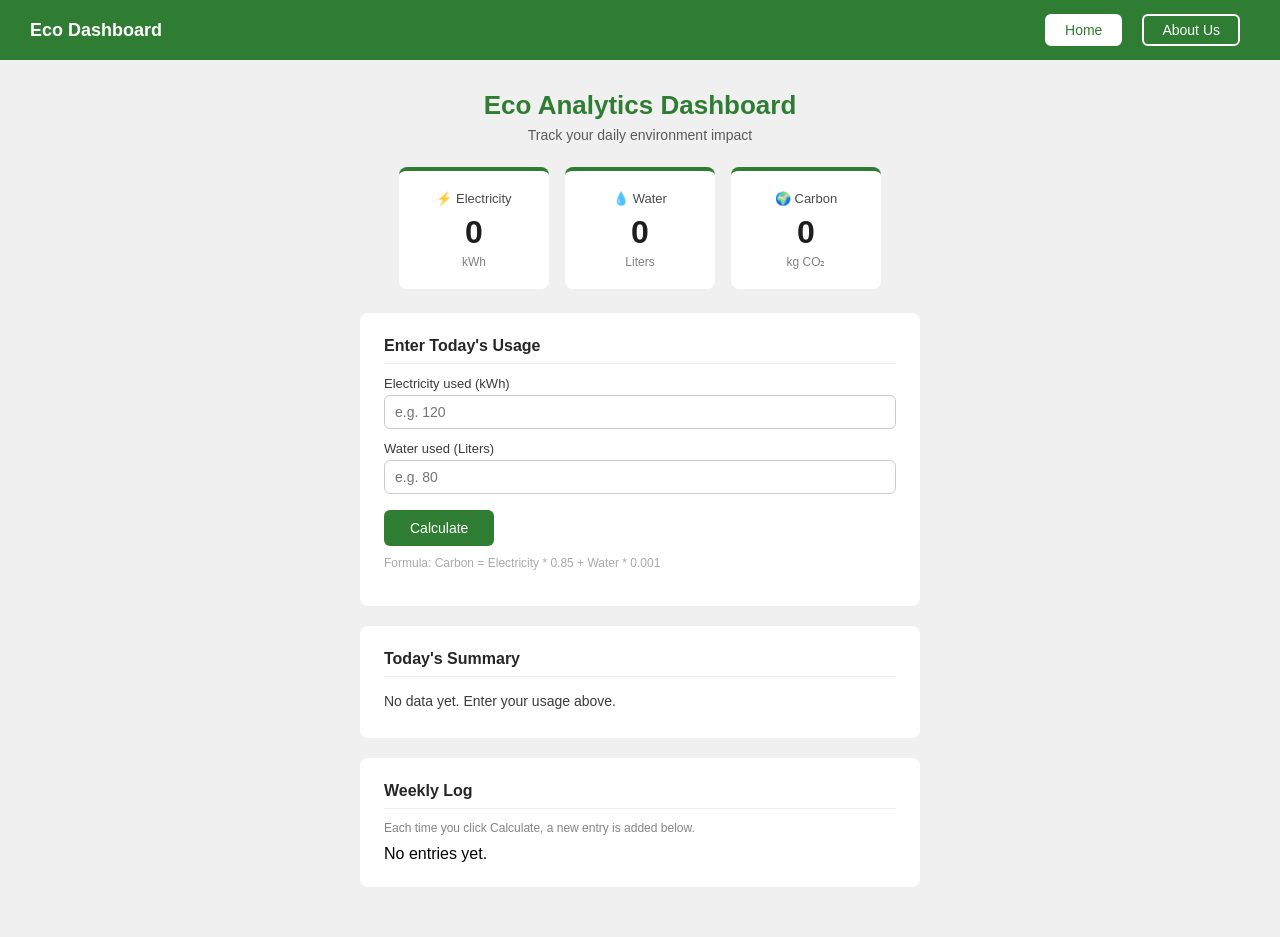
<file: index.html>
<!DOCTYPE html>
<html lang="en">
<head>
  <meta charset="UTF-8">
  <title>Eco Dashboard</title>
  <link rel="stylesheet" href="style.css">
</head>
<body>

  <div class="navbar">
    <span class="nav-brand"> Eco Dashboard</span>
    <div class="nav-links">
      <a href="index.html" class="nav-btn active">Home</a>
      <a href="about.html" class="nav-btn">About Us</a>
    </div>
  </div>

  <div class="page">

    <h1> Eco Analytics Dashboard</h1>
    <p class="subtitle">Track your daily environment impact</p>

    <div class="cards">

      <div class="card">
        <p class="card-label">⚡ Electricity</p>
        <p class="card-value" id="elec-display">0</p>
        <p class="card-unit">kWh</p>
      </div>

      <div class="card">
        <p class="card-label">💧 Water</p>
        <p class="card-value" id="water-display">0</p>
        <p class="card-unit">Liters</p>
      </div>

      <div class="card">
        <p class="card-label">🌍 Carbon</p>
        <p class="card-value" id="carbon-display">0</p>
        <p class="card-unit">kg CO₂</p>
      </div>

    </div>

    <div class="box">
      <h2> Enter Today's Usage</h2>

      <label>Electricity used (kWh)</label>
      <input type="number" id="inp-elec" placeholder="e.g. 120">

      <label>Water used (Liters)</label>
      <input type="number" id="inp-water" placeholder="e.g. 80">

      <button id="calc-btn">Calculate</button>

      <p class="formula">Formula: Carbon = Electricity * 0.85 + Water * 0.001</p>

      <p id="status-msg"></p>
    </div>

    <div class="box">
      <h2> Today's Summary</h2>
      <p id="daily-summary">No data yet. Enter your usage above.</p>
    </div>

    <div class="box">
      <h2> Weekly Log</h2>
      <p class="note">Each time you click Calculate, a new entry is added below.</p>
      <div id="weekly-log">
        <p>No entries yet.</p>  
      </div>
    </div>

  </div>

  <script src="script.js"></script>
</body>
</html>
</file>
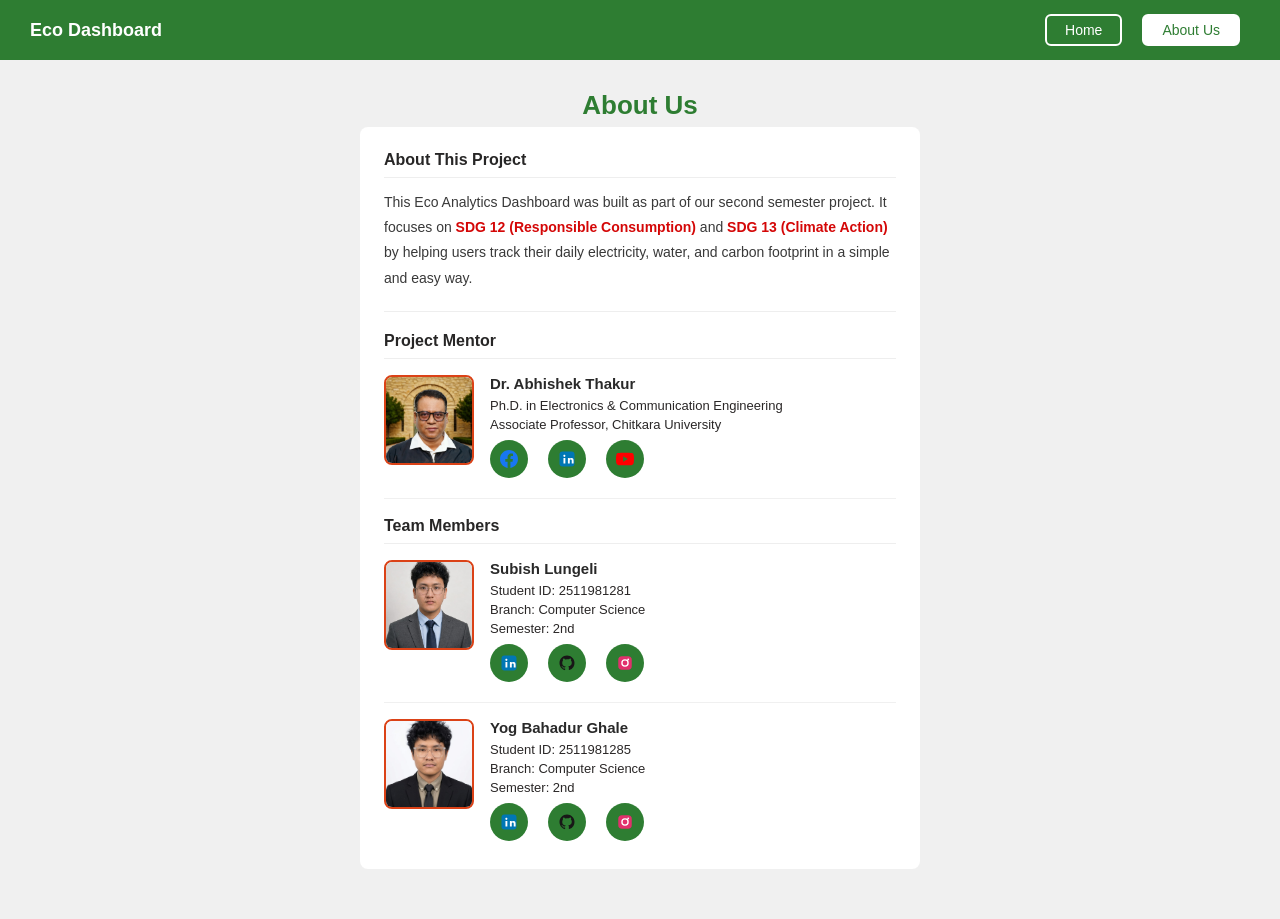
<file: about.html>
<!DOCTYPE html>
<html lang="en">
<head>
  <meta charset="UTF-8">
  <title>About Us - Eco Dashboard</title>
  <link rel="stylesheet" href="style.css">
</head>
<body>

  <div class="navbar">
    <span class="nav-brand"> Eco Dashboard</span>
    <div class="nav-links">
      <a href="index.html" class="nav-btn">Home</a>
      <a href="about.html" class="nav-btn active">About Us</a>
    </div>
  </div>

  <div class="page">

    <h1> About Us</h1>

    <div class="box">

      <h2> About This Project</h2>
      <p class="about-text">
        This Eco Analytics Dashboard was built as part of our second semester project.
        It focuses on <strong>SDG 12 (Responsible Consumption)</strong> and
        <strong>SDG 13 (Climate Action)</strong> by helping users track their
        daily electricity, water, and carbon footprint in a simple and easy way.
      </p>

      <hr class="divider">

      <h2>Project Mentor</h2>

      <div class="member-row">
        <img src="Dr. Abhishek.png" alt="Dr. Abhishek Thakur Photo" class="member-photo">
        <div class="member-info">
          <p class="member-name">Dr. Abhishek Thakur</p>
          <p class="member-detail">Ph.D. in Electronics & Communication Engineering</p>
          <p class="member-detail">Associate Professor, Chitkara University</p>
          <p class="member-detail social-links">
            <a class="social-link facebook" href="https://www.facebook.com/abhithakur25/" target="_blank" rel="noreferrer noopener">
              <svg viewBox="0 0 24 24" aria-hidden="true">
                <path fill="#1877F2" d="M24 12.073c0-6.627-5.373-12-12-12s-12 5.373-12 12c0 5.99 4.388 10.954 10.125 11.854v-8.385H7.078v-3.47h3.047V9.43c0-3.007 1.792-4.669 4.533-4.669 1.312 0 2.686.235 2.686.235v2.953H15.83c-1.491 0-1.956.925-1.956 1.874v2.25h3.328l-.532 3.47h-2.796v8.385C19.612 23.027 24 18.062 24 12.073z"/>
              </svg>
              <span class="sr-only">Facebook</span>
            </a>
            <a class="social-link linkedin" href="https://www.linkedin.com/in/dr-abhishek-thakur-00123321/?_l=en_US" target="_blank" rel="noreferrer noopener">
              <svg viewBox="0 0 24 24" aria-hidden="true">
                <rect x="2" y="2" width="20" height="20" rx="4" fill="#0077B5" />
                <path d="M7.3 10.8h2.5V18H7.3v-7.2Zm1.2-4.5c.8 0 1.4.7 1.4 1.5 0 .9-.6 1.5-1.4 1.5-.8 0-1.4-.6-1.4-1.5 0-.8.6-1.5 1.4-1.5Zm4.8 4.5h2.4v1h.1c.3-.5 1-1.1 2.2-1.1 2.4 0 2.8 1.6 2.8 3.7V18h-2.5v-3.4c0-.8 0-1.9-1.2-1.9-1.2 0-1.4.9-1.4 1.8V18h-2.5v-7.2Z" fill="#fff" />
              </svg>
              <span class="sr-only">LinkedIn</span>
            </a>
            <a class="social-link youtube" href="https://www.youtube.com/@atschooldotin/videos" target="_blank" rel="noreferrer noopener">
              <svg viewBox="0 0 24 24" aria-hidden="true">
                <path fill="#FF0000" d="M23.498 6.186a3.016 3.016 0 0 0-2.122-2.136C19.505 3.545 12 3.545 12 3.545s-7.505 0-9.377.505A3.017 3.017 0 0 0 .502 6.186C0 8.07 0 12 0 12s0 3.93.502 5.814a3.016 3.016 0 0 0 2.122 2.136c1.871.505 9.376.505 9.376.505s7.505 0 9.377-.505a3.015 3.015 0 0 0 2.122-2.136C24 15.93 24 12 24 12s0-3.93-.502-5.814zM9.545 15.568V8.432L15.818 12l-6.273 3.568z"/>
              </svg>
              <span class="sr-only">YouTube</span>
            </a>
          </p>
        </div>
      </div>
<br>
      

      <h2> Team Members</h2>

      <div class="member-row">
        <img src="Subish.jpeg" alt="Member 1 Photo" class="member-photo">
        <div class="member-info">
          <p class="member-name">Subish Lungeli</p>
          <p class="member-detail"> Student ID: 2511981281</p>
          <p class="member-detail"> Branch: Computer Science</p>
          <p class="member-detail"> Semester: 2nd</p>
          <p class="member-detail social-links">
            <a class="social-link linkedin" href="https://www.linkedin.com/in/subish-lungeli-6a9b38406/?trk=public-profile-join-page" target="_blank" rel="noreferrer noopener">
              <svg viewBox="0 0 24 24" aria-hidden="true">
                <rect x="2" y="2" width="20" height="20" rx="4" fill="#0077B5" />
                <path d="M7.3 10.8h2.5V18H7.3v-7.2Zm1.2-4.5c.8 0 1.4.7 1.4 1.5 0 .9-.6 1.5-1.4 1.5-.8 0-1.4-.6-1.4-1.5 0-.8.6-1.5 1.4-1.5Zm4.8 4.5h2.4v1h.1c.3-.5 1-1.1 2.2-1.1 2.4 0 2.8 1.6 2.8 3.7V18h-2.5v-3.4c0-.8 0-1.9-1.2-1.9-1.2 0-1.4.9-1.4 1.8V18h-2.5v-7.2Z" fill="#fff" />
              </svg>
              <span class="sr-only">LinkedIn</span>
            </a>
            <a class="social-link github" href="https://github.com/Subish1281-CU" target="_blank" rel="noreferrer noopener">
              <svg viewBox="0 0 24 24" aria-hidden="true">
                <path fill="#181717" d="M12 2C6.48 2 2 6.48 2 12c0 4.42 2.87 8.16 6.84 9.49.5.09.68-.22.68-.48 0-.24-.01-.87-.01-1.71-2.78.61-3.37-1.34-3.37-1.34-.45-1.15-1.11-1.45-1.11-1.45-.91-.62.07-.61.07-.61 1.01.07 1.55 1.05 1.55 1.05.9 1.54 2.36 1.09 2.94.84.09-.65.35-1.09.63-1.34-2.22-.25-4.56-1.11-4.56-4.95 0-1.09.39-1.98 1.03-2.67-.1-.25-.45-1.27.1-2.65 0 0 .84-.27 2.75 1.02A9.6 9.6 0 0112 6.84c.85.004 1.71.11 2.5.32 1.9-1.29 2.74-1.02 2.74-1.02.55 1.38.2 2.4.1 2.65.64.7 1.03 1.58 1.03 2.67 0 3.86-2.34 4.7-4.57 4.95.36.31.68.92.68 1.85 0 1.33-.01 2.4-.01 2.72 0 .26.18.58.69.48A10 10 0 0022 12c0-5.52-4.48-10-10-10Z" />
              </svg>
              <span class="sr-only">GitHub</span>
            </a>
            <a class="social-link instagram" href="https://www.instagram.com/subish.magar?igsh=Z3F6NTNxbHo5ejQy" target="_blank" rel="noreferrer noopener">
              <svg viewBox="0 0 24 24" aria-hidden="true">
                <rect x="3" y="3" width="18" height="18" rx="5" fill="#E1306C" />
                <path d="M12 7a5 5 0 100 10 5 5 0 000-10Zm0 8.2a3.2 3.2 0 110-6.4 3.2 3.2 0 010 6.4ZM17.5 7.2a1.2 1.2 0 11-2.4 0 1.2 1.2 0 012.4 0Z" fill="#fff" />
              </svg>
              <span class="sr-only">Instagram</span>
            </a>
          </p>
        </div>
      </div>

      <div class="member-row">
        <img src="Bipin.jpeg" alt="Member 2 Photo" class="member-photo">
        <div class="member-info">
          <p class="member-name">Yog Bahadur Ghale</p>
          <p class="member-detail"> Student ID: 2511981285</p>
          <p class="member-detail"> Branch: Computer Science</p>
          <p class="member-detail"> Semester: 2nd</p>
          <p class="member-detail social-links">
            <a class="social-link linkedin" href="https://www.linkedin.com/in/yog-ghale-613381402?utm_source=share_via&utm_content=profile&utm_medium=member_android" target="_blank" rel="noreferrer noopener">
              <svg viewBox="0 0 24 24" aria-hidden="true">
                <rect x="2" y="2" width="20" height="20" rx="4" fill="#0077B5" />
                <path d="M7.3 10.8h2.5V18H7.3v-7.2Zm1.2-4.5c.8 0 1.4.7 1.4 1.5 0 .9-.6 1.5-1.4 1.5-.8 0-1.4-.6-1.4-1.5 0-.8.6-1.5 1.4-1.5Zm4.8 4.5h2.4v1h.1c.3-.5 1-1.1 2.2-1.1 2.4 0 2.8 1.6 2.8 3.7V18h-2.5v-3.4c0-.8 0-1.9-1.2-1.9-1.2 0-1.4.9-1.4 1.8V18h-2.5v-7.2Z" fill="#fff" />
              </svg>
              <span class="sr-only">LinkedIn</span>
            </a>
            <a class="social-link github" href="https://github.com/yogbahadur1285be25-pixel" target="_blank" rel="noreferrer noopener">
              <svg viewBox="0 0 24 24" aria-hidden="true">
                <path fill="#181717" d="M12 2C6.48 2 2 6.48 2 12c0 4.42 2.87 8.16 6.84 9.49.5.09.68-.22.68-.48 0-.24-.01-.87-.01-1.71-2.78.61-3.37-1.34-3.37-1.34-.45-1.15-1.11-1.45-1.11-1.45-.91-.62.07-.61.07-.61 1.01.07 1.55 1.05 1.55 1.05.9 1.54 2.36 1.09 2.94.84.09-.65.35-1.09.63-1.34-2.22-.25-4.56-1.11-4.56-4.95 0-1.09.39-1.98 1.03-2.67-.1-.25-.45-1.27.1-2.65 0 0 .84-.27 2.75 1.02A9.6 9.6 0 0112 6.84c.85.004 1.71.11 2.5.32 1.9-1.29 2.74-1.02 2.74-1.02.55 1.38.2 2.4.1 2.65.64.7 1.03 1.58 1.03 2.67 0 3.86-2.34 4.7-4.57 4.95.36.31.68.92.68 1.85 0 1.33-.01 2.4-.01 2.72 0 .26.18.58.69.48A10 10 0 0022 12c0-5.52-4.48-10-10-10Z" />
              </svg>
              <span class="sr-only">GitHub</span>
            </a>
            <a class="social-link instagram" href="https://www.instagram.com/00.b.i.p.i.n.00?igsh=cTUycng0MW5xamt3" target="_blank" rel="noreferrer noopener">
              <svg viewBox="0 0 24 24" aria-hidden="true">
                <rect x="3" y="3" width="18" height="18" rx="5" fill="#E1306C" />
                <path d="M12 7a5 5 0 100 10 5 5 0 000-10Zm0 8.2a3.2 3.2 0 110-6.4 3.2 3.2 0 010 6.4ZM17.5 7.2a1.2 1.2 0 11-2.4 0 1.2 1.2 0 012.4 0Z" fill="#fff" />
              </svg>
              <span class="sr-only">Instagram</span>
            </a>
          </p>
        </div>
      </div>

    </div>

  </div>

</body>
</html>
</file>
<file: style.css>
* {
  margin: 0;
  padding: 0;
  box-sizing: border-box;
}

body {
  font-family: Arial, sans-serif;
  background-color: #f0f0f0;
}

.navbar {
  background-color: #2e7d32;
  padding: 14px 30px;
  display: flex;
  justify-content: space-between;
  align-items: center;
}

.nav-brand {
  color: white;
  font-size: 18px;
  font-weight: bold;
}

.nav-links {
  display: flex;
  gap: 10px;
}

.nav-btn {
  color: white;
  border: 2px solid white;
  padding: 6px 18px;
  border-radius: 6px;
  font-size: 14px;
  text-decoration: none;
  background-color: transparent;
}

.nav-btn:hover {
  background-color: white;
  color: #2e7d32;
}

.nav-btn.active {
  background-color: white;
  color: #2e7d32;
}

.page {
  padding: 30px;
}

h1 {
  text-align: center;
  color: #2e7d32;
  font-size: 26px;
  margin-bottom: 6px;
}

.subtitle {
  text-align: center;
  color: #5b5a5a;
  font-size: 14px;
  margin-bottom: 24px;
}

.cards {
  display: flex;
  gap: 16px;
  justify-content: center;
  margin-bottom: 24px;
  flex-wrap: wrap;
}

.card {
  background-color: white;
  border-top: 4px solid #2e7d32;
  border-radius: 8px;
  padding: 20px 30px;
  text-align: center;
  min-width: 150px;
}

.card-label {
  font-size: 13px;
  color: #4b4a4a;
  margin-bottom: 8px;
}

.card-value {
  font-size: 32px;
  font-weight: bold;
  color: #1f1e1e;
}

.card-unit {
  font-size: 12px;
  color: #808080;
  margin-top: 4px;
}

strong {
  color: rgb(212, 7, 7);
}

.box {
  background-color: white;
  border-radius: 8px;
  padding: 24px;
  margin-bottom: 20px;
  max-width: 560px;
  margin-left: auto;
  margin-right: auto;
}

.box h2 {
  font-size: 16px;
  color: #272626;
  margin-bottom: 12px;
  border-bottom: 1px solid #eee;
  padding-bottom: 8px;
}
a {
    color: rgba(176, 10, 10, 0.911);
    /* text-decoration: none; */
     margin-right: 10px;
}
a:hover {
  color: white;
  background-color: black;
  
}
label {
  display: block;
  font-size: 13px;
  color: #3d3b3b;
  margin-bottom: 4px;
  margin-top: 12px;
}

input {
  width: 100%;
  padding: 8px 10px;
  font-size: 14px;
  border: 1px solid #ccc;
  border-radius: 6px;
  outline: none;
}

input:focus {
  border-color: #2e7d32;
}

button {
  margin-top: 16px;
  padding: 10px 26px;
  background-color: #2e7d32;
  color: white;
  border: none;
  border-radius: 6px;
  font-size: 14px;
  cursor: pointer;
}

button:hover {
  background-color: #1b5e20;
}

.formula {
  font-size: 12px;
  color: #aaa;
  margin-top: 10px;
}

#status-msg {
  margin-top: 12px;
  font-size: 14px;
  font-weight: bold;
}

#daily-summary {
  font-size: 14px;
  color: #3c3b3b;
  line-height: 1.8;
}

.log-entry {
  font-size: 13px;
  color: #323131;
  padding: 8px 0;
  border-bottom: 1px solid #f0f0f0;
}

.log-entry:last-child {
  border-bottom: none;
}

.note {
  font-size: 12px;
  color: #858383;
  margin-bottom: 10px;
}

.about-text {
  font-size: 14px;
  color: #393939;
  line-height: 1.8;
}

.divider {
  border: none;
  border-top: 1px solid #eee;
  margin: 20px 0;
}

.member-row {
  display: flex;
  align-items: flex-start;
  gap: 16px;
  margin-top: 16px;
  padding-bottom: 16px;
  border-bottom: 1px solid #f0f0f0;
}

.member-row:last-child {
  border-bottom: none;
  padding-bottom: 0;
}

.member-photo {
  width: 90px;
  height: 90px;
  object-fit: cover;
  border: 2px solid #db4217;
  border-radius: 8px;
  background-color: #e8e8e8;
  flex-shrink: 0;
}

.member-info {
  flex: 1;
}

.member-name {
  font-size: 15px;
  font-weight: bold;
  color: #292929;
  margin-bottom: 6px;
}

.member-detail {
  font-size: 13px;
  color: #2a2727;
  margin-bottom: 4px;
}

.social-links {
  display: flex;
  gap: 10px;
  flex-wrap: wrap;
  margin-top: 8px;
}

.social-link {
  display: inline-flex;
  align-items: center;
  justify-content: center;
  width: 38px;
  height: 38px;
  border-radius: 50%;
  background-color: #2e7d32;
  color: white;
  text-decoration: none;
  transition: transform 0.18s ease, background-color 0.18s ease;
}

.social-link svg {
  width: 18px;
  height: 18px;
}

.social-link:hover {
  transform: translateY(-2px);
  filter: brightness(0.9);
}

.sr-only {
  position: absolute;
  width: 1px;
  height: 1px;
  padding: 0;
  margin: -1px;
  overflow: hidden;
  clip: rect(0,0,0,0);
  border: 0;
}
</file>
